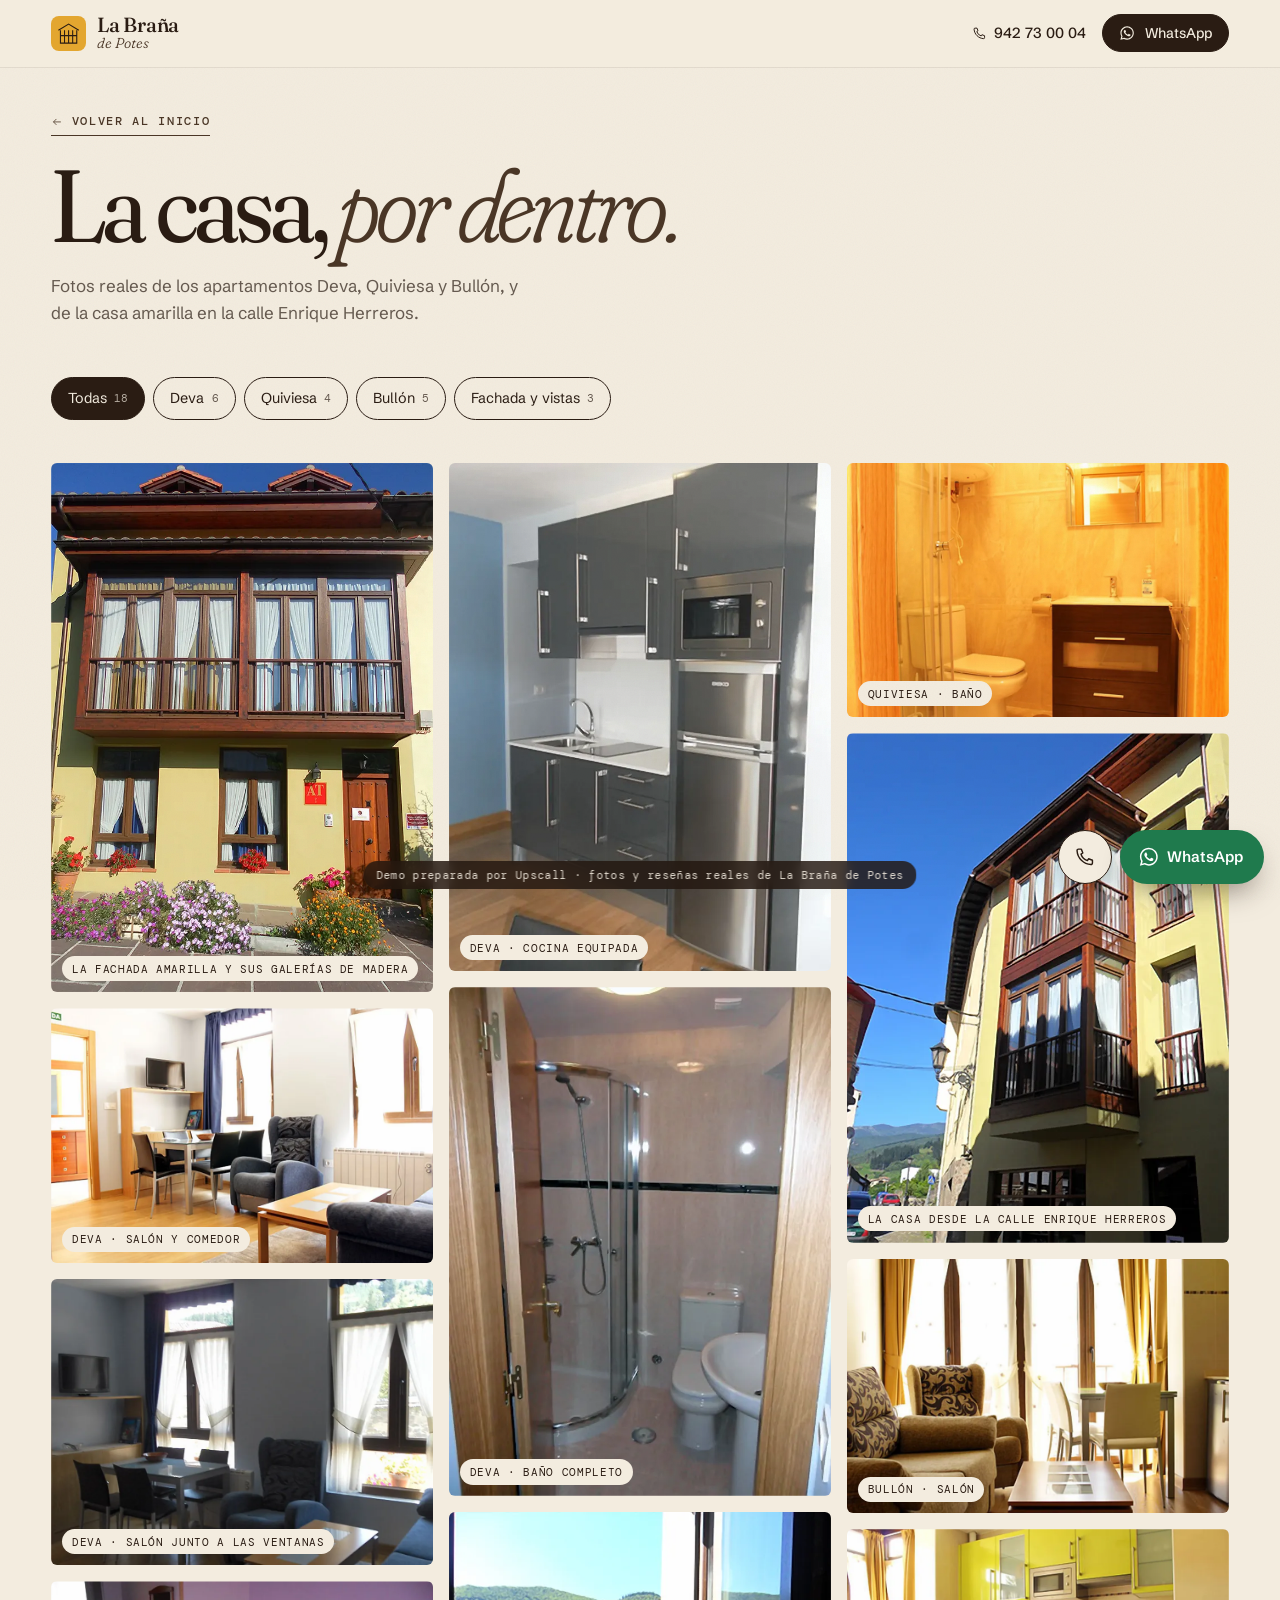
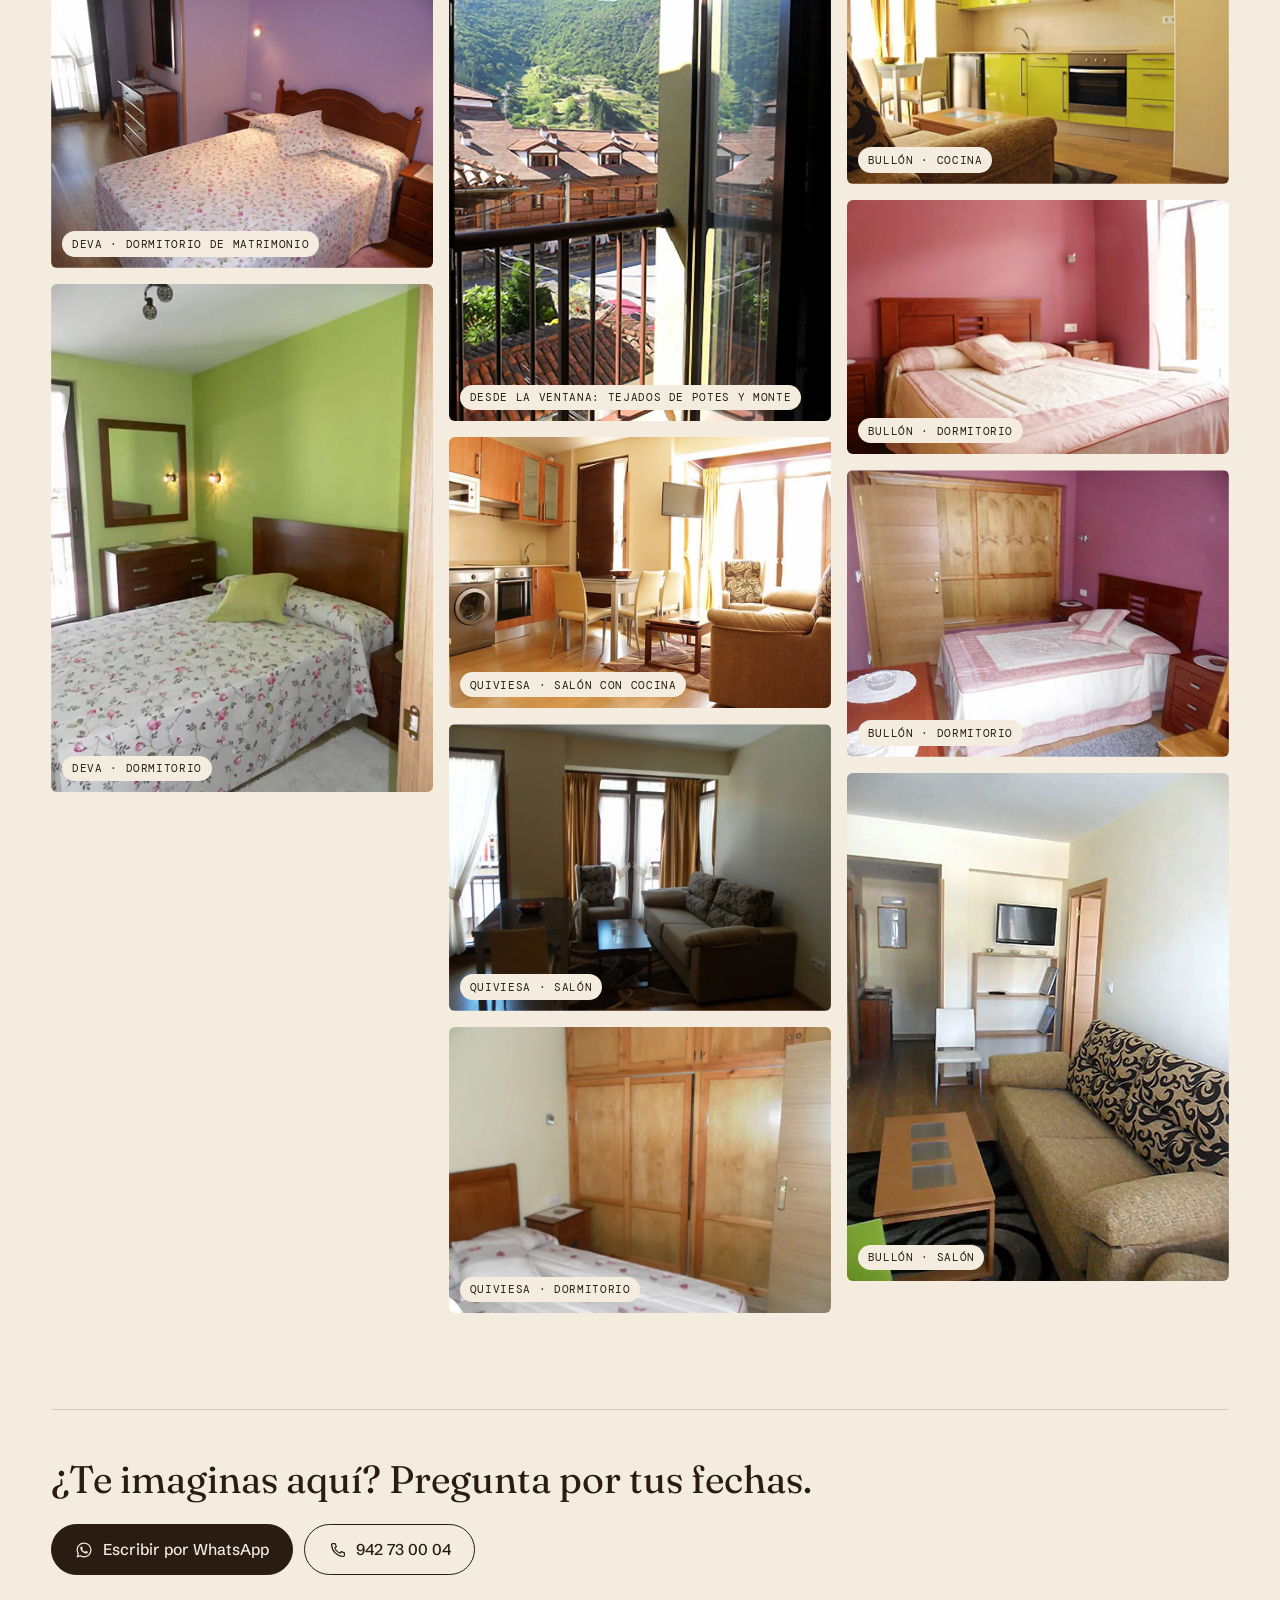
<file: galeria.html>
<!doctype html>
<html lang="es">
<head>
<meta charset="utf-8">
<meta name="viewport" content="width=device-width, initial-scale=1, viewport-fit=cover">
<title>Galería · La Braña de Potes</title>
<meta name="description" content="Fotos reales de los apartamentos Deva, Quiviesa y Bullón y de la casa amarilla de La Braña de Potes.">
<meta name="robots" content="noindex, nofollow">
<meta name="theme-color" content="#f3ecdf">
<link rel="icon" href="data:image/svg+xml,%3Csvg xmlns='http://www.w3.org/2000/svg' viewBox='0 0 32 32'%3E%3Crect width='32' height='32' rx='7' fill='%23e3a62f'/%3E%3Cpath d='M7 12h18M7 12v13h18V12M12 12v13M16 12v13M20 12v13M7 18h18M5 12l11-6 11 6' stroke='%232a1c13' stroke-width='1.6' fill='none'/%3E%3C/svg%3E">
<link rel="preconnect" href="https://fonts.googleapis.com">
<link rel="preconnect" href="https://fonts.gstatic.com" crossorigin>
<link href="https://fonts.googleapis.com/css2?family=Fraunces:ital,opsz,wght,SOFT,WONK@0,9..144,300..700,0..100,0..1;1,9..144,300..700,0..100,0..1&family=Schibsted+Grotesk:wght@400;500;600&family=DM+Mono:wght@400;500&display=swap" rel="stylesheet">
<link rel="stylesheet" href="assets/styles.css">
<script>document.documentElement.classList.add('js');if(!matchMedia('(prefers-reduced-motion: reduce)').matches)document.documentElement.classList.add('anim');</script>
<style>
  .g-top { padding: 7rem 0 2.5rem; display: grid; grid-template-columns: 1fr auto; gap: 2rem; align-items: end; }
  .g-title { font: 400 clamp(3rem, 8vw, 7.5rem)/.92 var(--f-display); letter-spacing: -.04em; margin: 0; font-variation-settings: 'opsz' 144, 'SOFT' 50; }
  .g-title em { font-style: italic; font-weight: 300; font-variation-settings: 'opsz' 144, 'SOFT' 100, 'WONK' 1; color: var(--ink-2); }
  .g-sub { color: var(--ink-soft); max-width: 30rem; margin: 1.2rem 0 0; }
  .g-back { margin-bottom: .4rem; }
  .g-filters { display: flex; gap: .5rem; flex-wrap: wrap; margin-bottom: 2rem; position: sticky; top: 4.4rem; z-index: 5; padding: .7rem 0; background: linear-gradient(var(--paper) 70%, transparent); }
  .mosaic { columns: 3; column-gap: 1rem; padding-bottom: 6rem; }
  .tile { break-inside: avoid; margin: 0 0 1rem; position: relative; display: block; width: 100%; padding: 0; border: 0; background: var(--paper-2); border-radius: 6px; overflow: hidden; cursor: zoom-in; text-align: left; }
  .tile img { width: 100%; height: auto; transition: transform 1.1s var(--ease-out); }
  .tile:hover img { transform: scale(1.04); }
  .tile span { position: absolute; left: .7rem; bottom: .7rem; font: .68rem var(--f-mono); letter-spacing: .06em; text-transform: uppercase; background: var(--paper); color: var(--ink); padding: .35rem .6rem; border-radius: 99px; }
  .tile.hide { display: none; }
  html.anim .tile { clip-path: inset(100% 0 0 0); transition: clip-path 1s var(--ease); }
  html.anim .tile.in { clip-path: inset(0 0 0 0); }
  .lb { position: fixed; inset: 0; z-index: 200; background: rgba(35,23,15,.96); color: var(--paper); display: grid; grid-template-rows: auto 1fr auto; visibility: hidden; clip-path: inset(0 0 100% 0); transition: clip-path .7s var(--ease), visibility 0s .7s; }
  .lb.on { visibility: visible; clip-path: inset(0 0 0 0); transition: clip-path .7s var(--ease), visibility 0s; }
  .lb__bar { display: flex; justify-content: space-between; align-items: center; padding: 1rem var(--gut); }
  .lb__stage { position: relative; display: grid; place-items: center; padding: 0 clamp(1rem, 7vw, 6rem); min-height: 0; touch-action: pan-y; }
  .lb__stage img { max-width: min(100%, 1100px); max-height: 74vh; width: auto; height: auto; border-radius: 6px; box-shadow: 0 40px 90px -30px #000; border: 10px solid var(--paper); user-select: none; -webkit-user-drag: none; }
  .lb__stage img.swap { animation: lbIn .55s var(--ease-out); }
  @keyframes lbIn { from { clip-path: inset(0 0 0 100%); transform: translateX(30px); } to { clip-path: inset(0 0 0 0); transform: none; } }
  .lb__cap { text-align: center; padding: 1rem var(--gut) 3.2rem; font: 300 1.3rem var(--f-display); }
  .lb__btn { width: 3.2rem; height: 3.2rem; border-radius: 50%; border: 1px solid rgba(243,236,223,.3); background: rgba(35,23,15,.6); color: var(--paper); display: grid; place-items: center; transition: background .3s, color .3s; }
  .lb__btn:hover { background: var(--ochre); color: var(--ink); border-color: var(--ochre); }
  .lb__btn svg { width: 1.2rem; height: 1.2rem; }
  .lb__prev, .lb__next { position: absolute; top: 50%; transform: translateY(-50%); }
  .lb__prev { left: var(--gut); } .lb__next { right: var(--gut); }
  .lb__count { color: rgba(243,236,223,.75); }
  .g-end { border-top: 1px solid var(--line); padding: 3rem 0 6rem; display: flex; justify-content: space-between; align-items: center; gap: 1.5rem; flex-wrap: wrap; }
  .g-end p { font: 400 clamp(1.6rem, 3vw, 2.4rem)/1.1 var(--f-display); margin: 0; }
  .g-end div { display: flex; gap: .7rem; flex-wrap: wrap; }
  @media (max-width: 860px) {
    .g-top { grid-template-columns: 1fr; padding-top: 6.4rem; }
    .g-filters { flex-wrap: nowrap; overflow-x: auto; top: 4.2rem; margin-inline: calc(var(--gut) * -1); padding-inline: var(--gut); scrollbar-width: none; }
    .g-filters .chip { flex: none; }
    .mosaic { columns: 2; column-gap: .6rem; }
    .tile { margin-bottom: .6rem; }
    .tile span { display: none; }
    .lb__prev, .lb__next { top: auto; bottom: -3.8rem; transform: none; }
    .lb__stage { padding: 0 .8rem; }
    .lb__stage img { border-width: 6px; max-height: 66vh; }
    .lb__cap { padding-bottom: 5.5rem; font-size: 1.1rem; }
    .g-end div, .g-end .btn { width: 100%; }
  }
</style>
</head>
<body>
<svg width="0" height="0" style="position:absolute" aria-hidden="true">
  <symbol id="i-wa" viewBox="0 0 24 24"><path fill="currentColor" d="M12.04 2C6.57 2 2.13 6.43 2.13 11.9c0 1.75.46 3.45 1.33 4.95L2.05 22l5.27-1.38a9.9 9.9 0 0 0 4.72 1.2h.01c5.46 0 9.9-4.44 9.9-9.9 0-2.65-1.03-5.13-2.9-7A9.83 9.83 0 0 0 12.04 2Zm0 18.15h-.01a8.22 8.22 0 0 1-4.19-1.15l-.3-.18-3.13.82.84-3.05-.2-.31a8.2 8.2 0 0 1-1.26-4.38c0-4.54 3.7-8.24 8.25-8.24 2.2 0 4.27.86 5.83 2.42a8.18 8.18 0 0 1 2.41 5.83c0 4.55-3.7 8.24-8.24 8.24Zm4.52-6.17c-.25-.12-1.47-.72-1.7-.8-.22-.09-.39-.13-.55.12-.17.25-.64.8-.78.97-.14.16-.29.18-.54.06-.25-.12-1.05-.39-1.99-1.23-.74-.66-1.23-1.47-1.38-1.72-.14-.25-.01-.38.11-.5.11-.11.25-.29.37-.43.13-.15.17-.25.25-.42.08-.16.04-.31-.02-.43-.06-.12-.55-1.33-.76-1.82-.2-.48-.4-.41-.55-.42h-.47c-.16 0-.43.06-.66.31-.22.25-.86.85-.86 2.07 0 1.22.89 2.4 1.01 2.56.12.17 1.75 2.67 4.24 3.74.59.26 1.05.41 1.41.52.6.19 1.13.16 1.56.1.48-.07 1.47-.6 1.67-1.18.21-.58.21-1.07.15-1.18-.06-.1-.23-.16-.48-.29Z"/></symbol>
  <symbol id="i-tel" viewBox="0 0 24 24"><path fill="none" stroke="currentColor" stroke-width="1.6" stroke-linejoin="round" d="M5 3.5h3.2l1.6 4.3-2 1.3a11 11 0 0 0 7.1 7.1l1.3-2 4.3 1.6V19a1.6 1.6 0 0 1-1.7 1.6C10.6 20.1 3.9 13.4 3.4 5.2A1.6 1.6 0 0 1 5 3.5Z"/></symbol>
  <symbol id="i-arrow" viewBox="0 0 24 24"><path fill="none" stroke="currentColor" stroke-width="1.6" d="M4 12h15M13 6l6 6-6 6"/></symbol>
  <symbol id="i-x" viewBox="0 0 24 24"><path fill="none" stroke="currentColor" stroke-width="1.6" d="M6 6l12 12M18 6 6 18"/></symbol>
</svg>

<p class="demo-note" role="note">Demo preparada por Upscall · fotos y reseñas reales de La Braña de Potes</p>

<header class="nav" id="nav">
  <a class="brand" href="index.html" aria-label="Volver a La Braña de Potes">
    <svg class="brand__mark" viewBox="0 0 40 40" aria-hidden="true"><path d="M5 15 20 6l15 9M8 15v19h24V15M8 23h24M14 15v19M20 15v19M26 15v19"/></svg>
    <span class="brand__txt"><b>La Braña</b><i>de Potes</i></span>
  </a>
  <div class="nav__cta">
    <a class="nav__tel" href="tel:+34942730004"><svg><use href="#i-tel"/></svg><span>942 73 00 04</span></a>
    <a class="btn btn--ink btn--sm" data-wa href="https://wa.me/34689856932" target="_blank" rel="noopener"><svg><use href="#i-wa"/></svg><span>WhatsApp</span></a>
  </div>
</header>

<main class="wrap">
  <div class="g-top">
    <div>
      <p class="eyebrow"><a class="link-cta" href="index.html"><svg style="transform:scaleX(-1)"><use href="#i-arrow"/></svg>Volver al inicio</a></p>
      <h1 class="g-title">La casa, <em>por dentro.</em></h1>
      <p class="g-sub">Fotos reales de los apartamentos Deva, Quiviesa y Bullón, y de la casa amarilla en la calle Enrique Herreros.</p>
    </div>
  </div>
  <div class="g-filters" role="tablist" aria-label="Filtrar fotos" id="filters"></div>
  <div class="mosaic" id="mosaic"></div>
  <div class="g-end">
    <p>¿Te imaginas aquí? Pregunta por tus fechas.</p>
    <div>
      <a class="btn btn--ink" data-wa href="https://wa.me/34689856932" target="_blank" rel="noopener"><svg><use href="#i-wa"/></svg><span>Escribir por WhatsApp</span></a>
      <a class="btn btn--line" href="tel:+34942730004"><svg><use href="#i-tel"/></svg><span>942 73 00 04</span></a>
    </div>
  </div>
</main>

<div class="lb" id="lb" role="dialog" aria-modal="true" aria-label="Visor de fotos" aria-hidden="true">
  <div class="lb__bar">
    <span class="lb__count mono" id="lbCount">01 / 18</span>
    <button class="lb__btn" id="lbClose" aria-label="Cerrar visor"><svg><use href="#i-x"/></svg></button>
  </div>
  <div class="lb__stage" id="lbStage">
    <img id="lbImg" alt="">
    <button class="lb__btn lb__prev" id="lbPrev" aria-label="Foto anterior"><svg style="transform:scaleX(-1)"><use href="#i-arrow"/></svg></button>
    <button class="lb__btn lb__next" id="lbNext" aria-label="Foto siguiente"><svg><use href="#i-arrow"/></svg></button>
  </div>
  <p class="lb__cap" id="lbCap"></p>
</div>

<div class="fab on" id="fab">
  <a class="fab__tel" href="tel:+34942730004" aria-label="Llamar al 942 73 00 04"><svg><use href="#i-tel"/></svg></a>
  <a class="fab__wa" data-wa href="https://wa.me/34689856932" target="_blank" rel="noopener" aria-label="Escribir por WhatsApp"><svg><use href="#i-wa"/></svg><span>WhatsApp</span></a>
</div>

<script src="assets/data.js?v=6"></script>
<script>
(function () {
  var D = window.BRANA, F = D.fotos;
  var $ = function (s) { return document.querySelector(s); };
  document.querySelectorAll('[data-wa]').forEach(function (a) { a.href = D.wa(); });
  var nav = $('#nav');
  addEventListener('scroll', function () { nav.classList.toggle('is-solid', scrollY > 30); }, { passive: true });

  var groups = ['Todas', 'Deva', 'Quiviesa', 'Bullón', 'Casa'];
  $('#filters').innerHTML = groups.map(function (g, i) {
    var n = g === 'Todas' ? F.length : F.filter(function (f) { return f.g === g; }).length;
    return '<button class="chip" role="tab" aria-selected="' + (i === 0) + '" data-g="' + g + '">' + (g === 'Casa' ? 'Fachada y vistas' : g) + ' <small>' + n + '</small></button>';
  }).join('');
  $('#mosaic').innerHTML = F.map(function (f, i) {
    var portrait = f.h > f.w, w = portrait ? 675 : 900;
    return '<button class="tile" data-i="' + i + '" data-g="' + f.g + '" aria-label="Ver en grande: ' + f.c + '"><img src="img/' + f.f + '-t.webp" alt="' + f.c + '" width="' + w + '" height="' + Math.round(w * f.h / f.w) + '" loading="' + (i < 6 ? 'eager' : 'lazy') + '"><span>' + f.c + '</span></button>';
  }).join('');
  var tiles = [].slice.call(document.querySelectorAll('.tile'));
  function reveal() {
    tiles.forEach(function (t, k) {
      if (t.classList.contains('in')) return;
      var r = t.getBoundingClientRect();
      if (r.top < innerHeight * 0.95 && r.bottom > 0) { t.style.transitionDelay = (k % 3) * 0.08 + 's'; t.classList.add('in'); }
    });
  }
  addEventListener('scroll', reveal, { passive: true }); addEventListener('resize', reveal); setTimeout(reveal, 50);

  var list = F.map(function (_, i) { return i; });
  $('#filters').addEventListener('click', function (e) {
    var b = e.target.closest('.chip'); if (!b) return;
    var g = b.getAttribute('data-g');
    document.querySelectorAll('#filters .chip').forEach(function (c) { c.setAttribute('aria-selected', c === b); });
    tiles.forEach(function (t) { var show = g === 'Todas' || t.getAttribute('data-g') === g; t.classList.toggle('hide', !show); if (show) t.classList.remove('in'); });
    list = tiles.filter(function (t) { return !t.classList.contains('hide'); }).map(function (t) { return +t.getAttribute('data-i'); });
    setTimeout(reveal, 30);
  });

  var lb = $('#lb'), img = $('#lbImg'), cap = $('#lbCap'), cnt = $('#lbCount'), pos = 0, lastFocus = null;
  function show(p) {
    pos = (p + list.length) % list.length;
    var f = F[list[pos]];
    img.classList.remove('swap'); void img.offsetWidth; img.classList.add('swap');
    img.src = 'img/' + f.f + '.webp'; img.alt = f.c; cap.textContent = f.c;
    cnt.textContent = ('0' + (pos + 1)).slice(-2) + ' / ' + ('0' + list.length).slice(-2);
    history.replaceState(null, '', '#' + (list[pos] + 1));
    var nx = F[list[(pos + 1) % list.length]]; (new Image()).src = 'img/' + nx.f + '.webp';
  }
  function open(i) {
    lastFocus = document.activeElement;
    var k = list.indexOf(i); if (k < 0) { list = F.map(function (_, j) { return j; }); k = i; }
    show(k); lb.classList.add('on'); lb.setAttribute('aria-hidden', 'false'); document.body.style.overflow = 'hidden'; $('#lbClose').focus();
  }
  function close() { lb.classList.remove('on'); lb.setAttribute('aria-hidden', 'true'); document.body.style.overflow = ''; history.replaceState(null, '', location.pathname); if (lastFocus) lastFocus.focus(); }
  $('#mosaic').addEventListener('click', function (e) { var t = e.target.closest('.tile'); if (t) open(+t.getAttribute('data-i')); });
  $('#lbPrev').addEventListener('click', function () { show(pos - 1); });
  $('#lbNext').addEventListener('click', function () { show(pos + 1); });
  $('#lbClose').addEventListener('click', close);
  lb.addEventListener('click', function (e) { if (e.target === lb || e.target.id === 'lbStage') close(); });
  addEventListener('keydown', function (e) {
    if (!lb.classList.contains('on')) return;
    if (e.key === 'ArrowRight') show(pos + 1); else if (e.key === 'ArrowLeft') show(pos - 1); else if (e.key === 'Escape') close();
  });
  var sx = null, sy = null;
  $('#lbStage').addEventListener('touchstart', function (e) { sx = e.touches[0].clientX; sy = e.touches[0].clientY; }, { passive: true });
  $('#lbStage').addEventListener('touchend', function (e) {
    if (sx === null) return; var dx = e.changedTouches[0].clientX - sx, dy = e.changedTouches[0].clientY - sy;
    if (Math.abs(dx) > 45 && Math.abs(dx) > Math.abs(dy)) show(pos + (dx < 0 ? 1 : -1)); sx = null;
  });
  var h = parseInt(location.hash.slice(1), 10);
  if (h >= 1 && h <= F.length) setTimeout(function () { open(h - 1); }, 250);
})();
</script>
</body>
</html>
</file>
<file: assets/styles.css>
/* ==========================================================
   La Braña de Potes — v2
   Concepto: "La casa amarilla". Fachada ocre, galerías de
   madera de nogal, papel crema de villa medieval.
   ========================================================== */
:root {
  --paper: #f3ecdf;
  --paper-2: #ebe1cf;
  --ink: #2a1c13;
  --ink-2: #4a3626;
  --ink-soft: rgba(42, 28, 19, .70);
  --line: rgba(42, 28, 19, .16);
  --ochre: #e3a62f;
  --ochre-soft: #f0c870;
  --walnut: #23170f;

  --f-display: 'Fraunces', 'Iowan Old Style', Georgia, serif;
  --f-body: 'Schibsted Grotesk', system-ui, -apple-system, 'Segoe UI', sans-serif;
  --f-mono: 'DM Mono', ui-monospace, Menlo, monospace;

  --t-hero: clamp(3rem, 7.2vw, 7.4rem);
  --t-h2: clamp(2.2rem, 4.6vw, 4.4rem);
  --gut: clamp(1rem, 4vw, 3.5rem);
  --sec: clamp(5.5rem, 11vw, 10rem);
  --ease: cubic-bezier(.65, 0, .35, 1);
  --ease-out: cubic-bezier(.16, 1, .3, 1);
  --r: 4px;
}

*, *::before, *::after { box-sizing: border-box; }
html { -webkit-text-size-adjust: 100%; scroll-behavior: smooth; overflow-x: clip; }
html.lenis, html.lenis body { height: auto; }
.lenis.lenis-smooth { scroll-behavior: auto !important; }
body {
  margin: 0; background: var(--paper); color: var(--ink);
  font: 400 1.0625rem/1.6 var(--f-body);
  -webkit-font-smoothing: antialiased; text-rendering: optimizeLegibility;
  overflow-x: hidden;
}
body::before { /* grano de papel */
  content: ''; position: fixed; inset: 0; pointer-events: none; z-index: 90; opacity: .05; mix-blend-mode: multiply;
  background-image: url("data:image/svg+xml,%3Csvg xmlns='http://www.w3.org/2000/svg' width='160' height='160'%3E%3Cfilter id='n'%3E%3CfeTurbulence type='fractalNoise' baseFrequency='.9' numOctaves='3' stitchTiles='stitch'/%3E%3C/filter%3E%3Crect width='100%25' height='100%25' filter='url(%23n)'/%3E%3C/svg%3E");
}
img { display: block; max-width: 100%; height: auto; }
a { color: inherit; }
svg { width: 1em; height: 1em; flex: none; }
button { font: inherit; color: inherit; cursor: pointer; }
:focus-visible { outline: 2px solid var(--ochre); outline-offset: 3px; }
::selection { background: var(--ochre); color: var(--ink); }

.wrap { width: 100%; max-width: 1360px; margin-inline: auto; padding-inline: var(--gut); }
.mono { font-family: var(--f-mono); font-size: .74rem; letter-spacing: .06em; text-transform: uppercase; }
.eyebrow {
  font-family: var(--f-mono); font-size: .74rem; letter-spacing: .14em; text-transform: uppercase;
  display: flex; align-items: center; gap: .75rem; margin: 0 0 1.4rem; color: var(--ink-2);
}
.eyebrow .num { display: inline-grid; place-items: center; min-width: 2.2rem; height: 1.5rem; border: 1px solid currentColor; border-radius: 99px; font-size: .68rem; }
.eyebrow--light { color: var(--ochre-soft); }
.h2 {
  font-family: var(--f-display); font-weight: 400; font-size: var(--t-h2); line-height: 1.02;
  letter-spacing: -.025em; margin: 0; font-variation-settings: 'opsz' 144, 'SOFT' 60;
}
.h2 em, .hero__title em, .end__t em {
  font-style: italic; font-weight: 300; font-variation-settings: 'opsz' 144, 'SOFT' 100, 'WONK' 1;
}
.lead { font-size: clamp(1.2rem, 1.6vw, 1.45rem); line-height: 1.45; font-family: var(--f-display); font-variation-settings: 'opsz' 24; margin-top: 0; }

/* ---------- Buttons ---------- */
.btn {
  --bg: var(--ink); --fg: var(--paper); --hov: var(--ochre); --hfg: var(--ink);
  position: relative; isolation: isolate; overflow: hidden;
  display: inline-flex; align-items: center; justify-content: center; gap: .6rem;
  padding: .95rem 1.45rem; border-radius: 99px; border: 1px solid var(--bg);
  background: var(--bg); color: var(--fg); text-decoration: none;
  font: 500 .98rem/1 var(--f-body); white-space: nowrap;
  transition: color .45s var(--ease), border-color .45s var(--ease);
}
.btn svg { font-size: 1.15em; }
.btn::before {
  content: ''; position: absolute; inset: 0; z-index: -1; background: var(--hov);
  clip-path: circle(0% at 50% 120%); transition: clip-path .6s var(--ease);
}
.btn:hover::before, .btn:focus-visible::before { clip-path: circle(150% at 50% 120%); }
.btn:hover, .btn:focus-visible { color: var(--hfg); border-color: var(--hov); }
.btn--line { --bg: transparent; --fg: var(--ink); --hov: var(--ink); --hfg: var(--paper); border-color: var(--ink); }
.btn--ochre { --bg: var(--ochre); --fg: var(--ink); --hov: var(--paper); --hfg: var(--ink); }
.btn--sm { padding: .62rem 1rem; font-size: .88rem; }
.btn--lg { padding: 1.1rem 1.6rem; }
.btn--xl { padding: 1.3rem 2rem; font-size: 1.08rem; }
.link-cta {
  display: inline-flex; align-items: center; gap: .55rem; font-weight: 500; text-decoration: none;
  padding-bottom: .3rem; background: linear-gradient(currentColor, currentColor) 0 100% / 100% 1px no-repeat;
  transition: background-size .5s var(--ease), gap .4s var(--ease);
}
.link-cta:hover { gap: .9rem; background-size: 0 1px; background-position: 100% 100%; }

/* ---------- Demo note ---------- */
.demo-note {
  position: fixed; z-index: 120; left: 50%; bottom: .7rem; transform: translateX(-50%); margin: 0;
  font: 400 .68rem/1.3 var(--f-mono); letter-spacing: .03em; color: rgba(243,236,223,.92);
  background: rgba(35,23,15,.82); backdrop-filter: blur(6px); -webkit-backdrop-filter: blur(6px);
  padding: .42rem .8rem; border-radius: 99px; white-space: nowrap; pointer-events: none;
}

/* ---------- Nav ---------- */
.nav {
  position: fixed; z-index: 100; top: 0; left: 0; right: 0;
  display: flex; align-items: center; justify-content: space-between; gap: 1rem;
  padding: .9rem var(--gut); transition: background .4s, padding .4s var(--ease), transform .5s var(--ease), box-shadow .4s;
}
.nav.is-solid { background: rgba(243,236,223,.86); backdrop-filter: blur(12px) saturate(1.2); -webkit-backdrop-filter: blur(12px) saturate(1.2); padding-block: .6rem; box-shadow: 0 1px 0 var(--line); }
.nav.is-hidden { transform: translateY(-110%); }
.brand { display: flex; align-items: center; gap: .65rem; text-decoration: none; }
.brand__mark { width: 2.2rem; height: 2.2rem; fill: none; stroke: var(--ink); stroke-width: 1.6; background: var(--ochre); border-radius: 8px; padding: .25rem; }
.brand__txt { display: flex; flex-direction: column; line-height: 1; }
.brand__txt b { font: 500 1.28rem/1 var(--f-display); letter-spacing: -.01em; font-variation-settings: 'opsz' 48; }
.brand__txt i { font: italic 300 .9rem/1.1 var(--f-display); font-variation-settings: 'SOFT' 100, 'WONK' 1; color: var(--ink-2); }
.nav__links { display: flex; gap: clamp(1rem, 2vw, 2rem); }
.nav__links a { position: relative; text-decoration: none; font-size: .94rem; font-weight: 500; padding: .3rem 0; }
.nav__links a::after { content: ''; position: absolute; left: 0; right: 0; bottom: 0; height: 1px; background: currentColor; transform: scaleX(0); transform-origin: right; transition: transform .45s var(--ease); }
.nav__links a:hover::after { transform: scaleX(1); transform-origin: left; }
.nav__cta { display: flex; align-items: center; gap: 1rem; }
.nav__tel { display: inline-flex; align-items: center; gap: .45rem; text-decoration: none; font: 500 .92rem var(--f-body); }
.burger { display: none; width: 2.9rem; height: 2.9rem; border-radius: 50%; border: 1px solid var(--ink); background: transparent; position: relative; }
.burger span { position: absolute; left: 30%; right: 30%; height: 1.5px; background: var(--ink); transition: transform .5s var(--ease), top .5s var(--ease); }
.burger span:nth-child(1) { top: 42%; } .burger span:nth-child(2) { top: 58%; }
.menu-open .burger span:nth-child(1) { top: 50%; transform: rotate(45deg); }
.menu-open .burger span:nth-child(2) { top: 50%; transform: rotate(-45deg); }

.menu {
  position: fixed; inset: 0; z-index: 99; background: var(--ochre); color: var(--ink);
  display: flex; flex-direction: column; justify-content: space-between;
  padding: 6.5rem var(--gut) 4.5rem; clip-path: inset(0 0 100% 0); visibility: hidden;
  transition: clip-path .8s var(--ease), visibility 0s .8s;
}
.menu-open .menu { clip-path: inset(0 0 0 0); visibility: visible; transition: clip-path .8s var(--ease), visibility 0s; }
.menu nav { display: flex; flex-direction: column; }
.menu nav a { display: flex; align-items: baseline; gap: 1rem; text-decoration: none; font: 400 clamp(2.2rem, 10vw, 3.4rem)/1.12 var(--f-display); letter-spacing: -.02em; border-bottom: 1px solid rgba(42,28,19,.2); padding: .35rem 0; }
.menu nav a small { font: .7rem var(--f-mono); }
.menu__foot { display: grid; gap: .7rem; }
.menu__foot .btn--ochre { --bg: var(--ink); --fg: var(--paper); }

/* ---------- Hero ---------- */
.hero {
  position: relative; min-height: 100svh; max-width: 1440px; margin-inline: auto;
  display: grid; grid-template-columns: 1.08fr 1fr; align-items: center; gap: clamp(2rem, 5vw, 5rem);
  padding: 7.5rem var(--gut) 4rem;
}
.hero__eyebrow .dot { width: .5rem; height: .5rem; border-radius: 50%; background: var(--ochre); box-shadow: 0 0 0 4px rgba(227,166,47,.25); }
.hero__title {
  font-family: var(--f-display); font-weight: 400; font-size: var(--t-hero); line-height: .95; letter-spacing: -.035em;
  margin: 0 0 1.8rem; font-variation-settings: 'opsz' 144, 'SOFT' 50;
}
.hero__title em { display: inline; color: var(--ink-2); }
.hero__lead { max-width: 33rem; font-size: clamp(1.05rem, 1.3vw, 1.2rem); color: var(--ink-soft); margin: 0 0 2.2rem; }
.hero__ctas { display: flex; flex-wrap: wrap; gap: .8rem; margin-bottom: 2.4rem; }
.hero__rating { display: inline-flex; align-items: center; gap: .7rem; text-decoration: none; padding: .55rem 1rem .55rem .8rem; border: 1px solid var(--line); border-radius: 99px; font-size: .92rem; transition: border-color .3s; }
.hero__rating:hover { border-color: var(--ink); }
.hero__rating b { font-family: var(--f-display); font-size: 1.15rem; font-weight: 500; }
.hero__rating span:last-child { color: var(--ink-soft); }
.stars { display: inline-flex; color: var(--ochre); gap: 1px; }
.stars svg { width: .95rem; height: .95rem; }

.hero__art { position: relative; height: min(78vh, 760px); min-height: 520px; }
.hero__block { position: absolute; right: 0; top: 6%; width: 74%; height: 82%; background: var(--ochre); border-radius: var(--r); }
.hero__main {
  position: absolute; margin: 0; right: 9%; top: 0; width: 60%; aspect-ratio: 649 / 900; max-height: 100%;
  overflow: hidden; border-radius: var(--r); box-shadow: 0 40px 80px -30px rgba(42,28,19,.45);
}
.hero__main img { width: 100%; height: 100%; object-fit: cover; }
.shutters { position: absolute; inset: 0; display: flex; pointer-events: none; }
.shutters i { flex: 1; background: var(--walnut); transform-origin: top; border-right: 1px solid rgba(243,236,223,.08); }
html:not(.anim) .shutters { display: none; }
.hero__arch {
  position: absolute; margin: 0; left: 0; bottom: 0; width: 34%; aspect-ratio: 3 / 4;
  border-radius: 999px 999px var(--r) var(--r); overflow: hidden; border: 8px solid var(--paper);
  box-shadow: 0 30px 60px -25px rgba(42,28,19,.5);
}
.hero__arch img { width: 100%; height: 100%; object-fit: cover; }
.seal { position: absolute; right: 0; bottom: 4%; width: clamp(6.5rem, 9vw, 8.5rem); aspect-ratio: 1; background: var(--ink); color: var(--paper); border-radius: 50%; display: grid; place-items: center; }
.seal svg { position: absolute; inset: 0; width: 100%; height: 100%; animation: spin 22s linear infinite; }
.seal text { font: 500 9.3px var(--f-mono); letter-spacing: .14em; text-transform: uppercase; fill: var(--paper); }
.seal b { font: 500 2.1rem/1 var(--f-display); color: var(--ochre); }
.hero__coord { position: absolute; left: 0; top: 4%; margin: 0; color: var(--ink-2); line-height: 1.6; }
@keyframes spin { to { transform: rotate(360deg); } }

/* ---------- Marquee nombres ---------- */
.names { overflow: hidden; border-block: 1px solid var(--line); padding: 1.2rem 0; background: var(--paper); }
.names__track { display: flex; align-items: center; gap: 2.2rem; width: max-content; will-change: transform; }
.names span { font: italic 300 clamp(2.6rem, 6vw, 5.4rem)/1 var(--f-display); letter-spacing: -.02em; font-variation-settings: 'opsz' 144, 'SOFT' 100, 'WONK' 1; }
.names span:nth-of-type(even) { color: transparent; -webkit-text-stroke: 1px var(--ink); }
.names i { font-style: normal; color: var(--ochre); font-size: 1.6rem; }

/* ---------- La casa ---------- */
.casa { padding-block: var(--sec); display: grid; grid-template-columns: 1fr 1fr; gap: 3rem clamp(2rem, 6vw, 7rem); }
.casa__head .h2 { max-width: 12ch; }
.casa__body { align-self: end; color: var(--ink-soft); }
.casa__body .lead { color: var(--ink); }
.facts { grid-column: 1 / -1; list-style: none; margin: 2rem 0 0; padding: 0; display: grid; grid-template-columns: repeat(4, 1fr); border-top: 1px solid var(--ink); }
.facts li { padding: 1.6rem 1.4rem 0 0; display: grid; gap: .4rem; border-right: 1px solid var(--line); padding-left: 1.4rem; }
.facts li:first-child { padding-left: 0; }
.facts li:last-child { border-right: 0; }
.facts b { font: 300 clamp(3rem, 5vw, 4.8rem)/1 var(--f-display); letter-spacing: -.03em; font-variation-settings: 'opsz' 144; display: flex; align-items: baseline; gap: .2rem; }
.facts b small { font-size: .36em; font-weight: 400; color: var(--ink-2); }
.facts li > span { color: var(--ink-soft); font-size: .95rem; max-width: 16rem; }

/* ---------- Apartamentos ---------- */
.aptos { padding-bottom: var(--sec); }
.aptos__head { display: grid; grid-template-columns: 1fr 1fr; gap: 1rem 4rem; align-items: end; margin-bottom: 3.5rem; }
.aptos__head .eyebrow { grid-column: 1 / -1; margin-bottom: 0; }
.aptos__note { color: var(--ink-soft); max-width: 28rem; margin: 0; justify-self: end; }
.stack { max-width: 1360px; margin-inline: auto; padding-inline: var(--gut); display: grid; gap: 2rem; }
.apt {
  position: sticky; top: 6rem; display: grid; grid-template-columns: .9fr 1.1fr; gap: clamp(1.5rem, 4vw, 4rem);
  background: var(--paper-2); border-radius: 10px; padding: clamp(1.4rem, 3.4vw, 3rem);
  min-height: min(76vh, 640px); box-shadow: 0 -1px 0 var(--line), 0 30px 60px -40px rgba(42,28,19,.35);
  transform-origin: 50% 0;
}
.apt--b { background: #e6d9c2; }
.apt--lera { background: var(--ochre); min-height: auto; }
.apt__info { display: flex; flex-direction: column; align-items: flex-start; }
.apt__no { color: var(--ink-2); margin: 0 0 auto; padding-bottom: 2rem; }
.apt__no span { text-transform: none; letter-spacing: 0; font-family: var(--f-body); font-size: .9rem; }
.apt__name { font: 400 clamp(3.8rem, 9vw, 8.6rem)/.9 var(--f-display); letter-spacing: -.045em; margin: 0 0 1.2rem; font-variation-settings: 'opsz' 144, 'SOFT' 30; }
.apt__sum { font-size: 1.08rem; color: var(--ink-soft); max-width: 30rem; margin: 0 0 1.4rem; }
.apt--lera .apt__sum { color: var(--ink); }
.tags { list-style: none; margin: 0 0 1.8rem; padding: 0; display: flex; flex-wrap: wrap; gap: .45rem; }
.tags li { font-size: .84rem; padding: .38rem .75rem; border: 1px solid rgba(42,28,19,.22); border-radius: 99px; }
.apt__pics { display: grid; grid-template-columns: 1.35fr 1fr; grid-template-rows: 1fr 1fr; gap: .8rem; min-height: 0; }
.apt__pics figure { margin: 0; overflow: hidden; border-radius: 6px; background: var(--paper); }
.apt__pics img { width: 100%; height: 100%; object-fit: cover; transition: transform 1.2s var(--ease-out); }
.apt__pics figure:hover img { transform: scale(1.04); }
.apt__pics .p1 { grid-row: 1 / 3; }
.apt__drawing { display: grid; place-items: center; }
.draw { width: 100%; max-width: 360px; height: auto; fill: none; stroke: var(--ink); stroke-width: 1.4; stroke-linecap: round; stroke-linejoin: round; }

.incl { margin-top: 3rem; display: grid; grid-template-columns: 16rem 1fr; gap: 2rem; border-top: 1px solid var(--ink); padding-top: 1.6rem; }
.incl__t { font: italic 300 1.6rem/1.15 var(--f-display); margin: 0; font-variation-settings: 'SOFT' 100, 'WONK' 1; }
.incl ul { list-style: none; margin: 0; padding: 0; columns: 3; column-gap: 2rem; }
.incl li { padding: .55rem 0; border-bottom: 1px solid var(--line); break-inside: avoid; font-size: .98rem; display: flex; gap: .6rem; align-items: center; }
.incl li::before { content: ''; width: .4rem; height: .4rem; background: var(--ochre); border-radius: 50%; flex: none; }

/* ---------- Esperanza ---------- */
.esp { background: var(--walnut); color: var(--paper); padding-block: var(--sec); overflow: hidden; position: relative; }
.esp::after { content: ''; position: absolute; inset: 0; pointer-events: none; background: repeating-linear-gradient(90deg, transparent 0 calc(12.5% - 1px), rgba(243,236,223,.045) calc(12.5% - 1px) 12.5%); }
.esp__grid { display: grid; grid-template-columns: 1fr 1fr; gap: clamp(2rem, 6vw, 6rem); align-items: center; position: relative; z-index: 1; }
.esp__name { font: italic 300 clamp(4rem, 10.5vw, 10.5rem)/.9 var(--f-display); letter-spacing: -.04em; margin: 0 0 2rem; color: var(--ochre); font-variation-settings: 'opsz' 144, 'SOFT' 100, 'WONK' 1; }
.esp__name span { display: inline-block; }
.esp__name .ch { display: inline-block; }
.esp__txt { font-size: 1.15rem; line-height: 1.55; color: rgba(243,236,223,.8); max-width: 32rem; margin: 0; }
.esp__txt b { color: var(--paper); font-weight: 600; }
.esp__quotes { position: relative; border: 1px solid rgba(243,236,223,.16); border-radius: 10px; padding: clamp(1.6rem, 3.5vw, 3rem); padding-top: 4.5rem; min-height: 26rem; display: flex; flex-direction: column; }
.esp__mark { position: absolute; top: .4rem; left: 1.6rem; font: 400 7rem/1 var(--f-display); color: var(--ochre); }
.esp__stage { position: relative; flex: 1; display: grid; }
.esp__q { grid-area: 1 / 1; margin: 0; align-self: center; }
.esp__q blockquote { margin: 0 0 1.6rem; font: 300 clamp(1.45rem, 2.3vw, 2.1rem)/1.28 var(--f-display); letter-spacing: -.01em; font-variation-settings: 'opsz' 72, 'SOFT' 80; }
.esp__q blockquote mark { background: none; color: var(--ochre); font-style: italic; }
.esp__q figcaption { font: .78rem var(--f-mono); letter-spacing: .08em; text-transform: uppercase; color: rgba(243,236,223,.7); display: flex; align-items: center; gap: .7rem; }
.esp__q figcaption .stars { color: var(--ochre); }
.esp__q { clip-path: inset(0 0 100% 0); transform: translateY(18px); transition: clip-path .9s var(--ease), transform .9s var(--ease); pointer-events: none; }
.esp__q.on { clip-path: inset(0 0 0 0); transform: none; pointer-events: auto; }
.esp__q.off { clip-path: inset(0 0 0 100%); transform: none; transition-duration: .6s; }
.esp__ctrl { display: flex; align-items: center; gap: 1rem; margin-top: 2rem; }
.esp__count { color: rgba(243,236,223,.75); min-width: 4.5rem; }
.esp__bar { flex: 1; height: 1px; background: rgba(243,236,223,.2); position: relative; overflow: hidden; }
.esp__bar i { position: absolute; inset: 0; background: var(--ochre); transform-origin: left; transform: scaleX(0); }
.esp__btn { width: 2.8rem; height: 2.8rem; border-radius: 50%; border: 1px solid rgba(243,236,223,.3); background: transparent; color: var(--paper); display: grid; place-items: center; transition: background .3s, color .3s, border-color .3s; }
.esp__btn:hover { background: var(--ochre); color: var(--ink); border-color: var(--ochre); }

/* ---------- Potes ---------- */
.potes { padding-top: var(--sec); padding-bottom: var(--sec); }
.potes__grid { display: grid; grid-template-columns: 1fr 1fr; gap: clamp(2rem, 6vw, 7rem); align-items: center; }
.potes__copy p:not(.eyebrow) { color: var(--ink-soft); max-width: 31rem; }
.potes__copy .h2 { margin-bottom: 1.6rem; }
.potes__win { position: relative; }
.win { position: relative; aspect-ratio: 3 / 4; max-height: 78vh; margin-inline: auto; overflow: hidden; border-radius: 999px 999px 8px 8px; background: var(--ink); --open: 0; }
.win img { width: 100%; height: 100%; object-fit: cover; transform: scale(calc(1.25 - var(--open) * .25)); }
.win__mullion { position: absolute; inset: 0; pointer-events: none; }
.win__mullion::before, .win__mullion::after { content: ''; position: absolute; background: var(--walnut); }
.win__mullion::before { left: 50%; top: 0; bottom: 0; width: 10px; transform: translateX(-50%) scaleY(calc(1 - var(--open, 0))); transform-origin: bottom; }
.win__mullion::after { left: 0; right: 0; top: 55%; height: 10px; transform: scaleX(calc(1 - var(--open, 0))); }
.win__cap { text-align: center; color: var(--ink-2); margin: 1rem 0 0; }

.ruler { margin-top: clamp(4rem, 8vw, 7rem); }
.ruler__t { color: var(--ink-2); margin: 0 0 1.6rem; }
.ruler__line { list-style: none; margin: 0; padding: 0; display: grid; grid-template-columns: repeat(4, 1fr); position: relative; }
.ruler__line::before { content: ''; position: absolute; left: 0; right: 0; top: .55rem; height: 1px; background: var(--ink); transform-origin: left; transform: scaleX(var(--p, 1)); }
.ruler__line li { position: relative; padding-top: 2rem; padding-right: 1rem; }
.ruler__line li::before { content: ''; position: absolute; top: 0; left: 0; width: 1.1rem; height: 1.1rem; border-radius: 50%; background: var(--paper); border: 1px solid var(--ink); }
.ruler__line li:first-child::before { background: var(--ochre); border-color: var(--ochre); }
.ruler__line b { display: block; font: 300 clamp(2rem, 3.4vw, 3.2rem)/1 var(--f-display); letter-spacing: -.03em; margin-bottom: .5rem; }
.ruler__line span { color: var(--ink-soft); font-size: .95rem; }

.around { list-style: none; margin: clamp(4rem, 8vw, 6rem) 0 0; padding: 0; display: grid; grid-template-columns: 1fr 1fr; column-gap: 3rem; border-top: 1px solid var(--ink); }
.around li { position: relative; isolation: isolate; display: grid; grid-template-columns: 3rem 1fr; gap: .2rem 1rem; padding: 1.5rem 1rem 1.5rem 0; border-bottom: 1px solid var(--line); }
.around li::before { content: ''; position: absolute; inset: 0 -1rem; z-index: -1; background: var(--ochre); clip-path: inset(0 100% 0 0); transition: clip-path .6s var(--ease); border-radius: 4px; }
.around li:hover::before { clip-path: inset(0 0 0 0); }
.around .mono { grid-row: 1 / 3; color: var(--ink-2); padding-top: .55rem; }
.around b { font: 400 clamp(1.45rem, 2vw, 1.9rem)/1.15 var(--f-display); letter-spacing: -.015em; }
.around em { font-style: normal; color: var(--ink-soft); font-size: .97rem; }

/* ---------- Galería reel ---------- */
.gal { padding-bottom: var(--sec); }
.gal__head { display: flex; justify-content: space-between; align-items: flex-end; gap: 2rem; margin-bottom: 2.6rem; flex-wrap: wrap; }
.reel { overflow: hidden; cursor: grab; touch-action: pan-y; user-select: none; -webkit-user-select: none; }
.reel.drag { cursor: grabbing; }
.reel__track { display: flex; gap: 1rem; width: max-content; padding-inline: var(--gut); will-change: transform; }
.reel__item { position: relative; margin: 0; height: clamp(15rem, 30vw, 24rem); flex: none; overflow: hidden; border-radius: 6px; background: var(--paper-2); }
.reel__item img { height: 100%; width: auto; max-width: none; pointer-events: none; transition: transform 1s var(--ease-out); -webkit-user-drag: none; }
.reel__item:hover img { transform: scale(1.04); }
.reel__item figcaption { position: absolute; left: .7rem; bottom: .7rem; font: .68rem var(--f-mono); letter-spacing: .06em; text-transform: uppercase; background: var(--paper); padding: .35rem .6rem; border-radius: 99px; clip-path: inset(0 100% 0 0); transition: clip-path .5s var(--ease); }
.reel__item:hover figcaption { clip-path: inset(0 0 0 0); }
.reel__item:nth-child(3n+2) { margin-top: 2.4rem; }
.reel__hint { color: var(--ink-2); margin-top: 1.4rem; }

/* ---------- Reseñas ---------- */
.rev { padding-bottom: var(--sec); }
.rev__top { display: grid; grid-template-columns: 1.1fr 1fr; gap: clamp(2rem, 6vw, 6rem); align-items: end; margin-bottom: 3rem; }
.score { display: flex; align-items: center; gap: 1.4rem; margin-bottom: 1.6rem; }
.score__n { font: 300 clamp(6rem, 14vw, 12rem)/.8 var(--f-display); letter-spacing: -.06em; font-variation-settings: 'opsz' 144; }
.score__stars { display: flex; color: var(--ochre); gap: 2px; margin-bottom: .5rem; }
.score__stars svg { width: 1.5rem; height: 1.5rem; }
.score p { margin: 0; color: var(--ink-soft); }
.score p b { color: var(--ink); }
.rev__h { max-width: 14ch; }
.rev__tally-t { color: var(--ink-2); margin: 0 0 1rem; }
#tally { list-style: none; margin: 0; padding: 0; }
#tally li { display: grid; grid-template-columns: 9.5rem 1fr 2.2rem; gap: 1rem; align-items: center; padding: .62rem 0; border-bottom: 1px solid var(--line); font-size: .96rem; }
#tally .bar { height: .5rem; background: var(--paper-2); border-radius: 99px; overflow: hidden; }
#tally .bar i { display: block; height: 100%; background: var(--ink); border-radius: 99px; width: var(--w); transform-origin: left; transition: transform 1.2s var(--ease) var(--d, 0s); }
#tally li:first-child .bar i { background: var(--ochre); }
html.anim #tally:not(.in) .bar i { transform: scaleX(0); }
#tally b { font: 500 1rem var(--f-mono); text-align: right; }

.chips { display: flex; gap: .5rem; flex-wrap: wrap; margin-bottom: 2rem; }
.chip { border: 1px solid var(--ink); background: transparent; border-radius: 99px; padding: .55rem 1rem; font-size: .9rem; display: inline-flex; gap: .45rem; align-items: center; transition: background .3s, color .3s; }
.chip small { font: .7rem var(--f-mono); opacity: .7; }
.chip[aria-selected="true"] { background: var(--ink); color: var(--paper); }
.chip:hover:not([aria-selected="true"]) { background: var(--paper-2); }

.wall { position: relative; height: 44rem; overflow: hidden; display: grid; grid-template-columns: repeat(3, 1fr); gap: 1rem; max-width: 1360px; margin-inline: auto; padding-inline: var(--gut);
  -webkit-mask-image: linear-gradient(180deg, transparent, #000 10%, #000 88%, transparent); mask-image: linear-gradient(180deg, transparent, #000 10%, #000 88%, transparent); }
.col { display: flex; flex-direction: column; gap: 1rem; animation: colUp var(--dur, 60s) linear infinite; will-change: transform; }
.col--rev { animation-direction: reverse; }
.wall:hover .col { animation-play-state: paused; }
@keyframes colUp { from { transform: translateY(0); } to { transform: translateY(calc(-50% - .5rem)); } }
.card { background: #fbf7ef; border: 1px solid var(--line); border-radius: 10px; padding: 1.5rem; }
.card--esp { background: var(--ink); color: var(--paper); border-color: var(--ink); }
.card--esp .card__who small { color: rgba(243,236,223,.65); }
.card p { margin: .9rem 0 0; font: 400 1.12rem/1.45 var(--f-display); font-variation-settings: 'opsz' 24; }
.card mark { background: linear-gradient(transparent 62%, rgba(227,166,47,.55) 62%); color: inherit; padding: 0 .05em; }
.card--esp mark { background: none; color: var(--ochre); font-style: italic; }
.card__who { display: flex; align-items: center; gap: .7rem; }
.card__av { width: 2.4rem; height: 2.4rem; border-radius: 50%; background: var(--ochre); color: var(--ink); display: grid; place-items: center; font: 500 .9rem var(--f-mono); flex: none; }
.card__who div { display: flex; flex-direction: column; line-height: 1.25; }
.card__who b { font-weight: 600; font-size: .95rem; }
.card__who small { color: var(--ink-soft); font-size: .78rem; display: flex; gap: .4rem; align-items: center; }
.card__who .stars svg { width: .75rem; height: .75rem; }
.rev__more { margin-top: 2rem; }

/* ---------- Ubicación ---------- */
.loc { padding-bottom: var(--sec); }
.loc__grid { display: grid; grid-template-columns: .9fr 1.1fr; gap: clamp(2rem, 6vw, 6rem); align-items: center; }
.loc__dl { margin: 2rem 0 2.2rem; }
.loc__dl div { display: grid; grid-template-columns: 7.5rem 1fr; gap: 1rem; padding: .9rem 0; border-bottom: 1px solid var(--line); }
.loc__dl dt { font: .72rem var(--f-mono); text-transform: uppercase; letter-spacing: .1em; color: var(--ink-2); padding-top: .2rem; }
.loc__dl dd { margin: 0; }
.loc__map { position: relative; aspect-ratio: 4 / 3.3; border-radius: 10px; overflow: hidden; background: var(--paper-2); box-shadow: 0 40px 80px -40px rgba(42,28,19,.5); }
.loc__map iframe { position: absolute; inset: 0; width: 100%; height: 100%; border: 0; filter: grayscale(.85) sepia(.35) contrast(1.02); transition: filter .6s; }
.loc__map:hover iframe { filter: none; }
.loc__tag { position: absolute; left: 1rem; top: 1rem; background: var(--ink); color: var(--paper); padding: .45rem .75rem; border-radius: 99px; pointer-events: none; }

/* ---------- FAQ ---------- */
.faq { padding-bottom: var(--sec); display: grid; grid-template-columns: .8fr 1.2fr; gap: clamp(2rem, 6vw, 6rem); }
.faq__head p:last-child { color: var(--ink-soft); margin-top: 1.4rem; }
.faq__list { border-top: 1px solid var(--ink); }
.faq details { border-bottom: 1px solid var(--line); }
.faq summary { list-style: none; cursor: pointer; display: flex; justify-content: space-between; align-items: center; gap: 1.5rem; padding: 1.4rem 0; font: 400 clamp(1.2rem, 1.7vw, 1.5rem)/1.25 var(--f-display); letter-spacing: -.01em; }
.faq summary::-webkit-details-marker { display: none; }
.faq summary i { position: relative; width: 2.4rem; height: 2.4rem; border: 1px solid var(--line); border-radius: 50%; flex: none; transition: background .4s, transform .5s var(--ease); }
.faq summary i::before, .faq summary i::after { content: ''; position: absolute; left: 50%; top: 50%; width: .8rem; height: 1px; background: var(--ink); transform: translate(-50%, -50%); }
.faq summary i::after { transform: translate(-50%, -50%) rotate(90deg); transition: transform .5s var(--ease); }
.faq details[open] summary i { background: var(--ochre); border-color: var(--ochre); transform: rotate(180deg); }
.faq details[open] summary i::after { transform: translate(-50%, -50%) rotate(0); }
.faq details > div { overflow: hidden; }
.faq details p { margin: 0 0 1.5rem; color: var(--ink-soft); max-width: 40rem; }

/* ---------- Cierre ---------- */
.end { position: relative; overflow: hidden; background: var(--ochre); padding-block: clamp(6rem, 13vw, 11rem); text-align: center; }
.end__draw { position: absolute; right: -4%; bottom: -6%; width: min(46vw, 520px); max-width: none; opacity: .28; stroke-width: 1.1; }
.end__in { position: relative; display: flex; flex-direction: column; align-items: center; }
.end .eyebrow { justify-content: center; color: var(--ink); }
.end__t { font: 400 clamp(2.8rem, 7.6vw, 7.6rem)/.95 var(--f-display); letter-spacing: -.04em; margin: 0 0 2.6rem; max-width: 14ch; font-variation-settings: 'opsz' 144, 'SOFT' 50; }
.end__ctas { display: flex; gap: .8rem; flex-wrap: wrap; justify-content: center; }
.end .btn--ink { --hov: var(--paper); --hfg: var(--ink); }
.end .btn--line { --hov: var(--ink); }
.end__mail { margin-top: 1.8rem; display: inline-flex; gap: .55rem; align-items: center; text-decoration: none; font-weight: 500; border-bottom: 1px solid currentColor; padding-bottom: .2rem; }

/* ---------- Footer ---------- */
.foot { background: var(--walnut); color: rgba(243,236,223,.78); padding: 4.5rem 0 5rem; font-size: .95rem; }
.foot__grid { display: grid; grid-template-columns: 1.5fr 1fr 1fr 1fr; gap: 2rem; }
.foot__brand { font: 400 2rem/1 var(--f-display); color: var(--paper); margin: 0 0 .8rem; }
.foot__brand i { font-weight: 300; color: var(--ochre); font-variation-settings: 'SOFT' 100, 'WONK' 1; }
.foot__k { color: var(--ochre); margin: 0 0 .7rem; }
.foot p { margin-top: 0; }
.foot a { text-decoration: none; color: var(--paper); }
.foot a:hover { color: var(--ochre); }
.foot__legal { margin-top: 3.5rem; padding-top: 1.5rem; border-top: 1px solid rgba(243,236,223,.12); font: .72rem var(--f-mono); letter-spacing: .04em; color: rgba(243,236,223,.6); }

/* ---------- FAB ---------- */
.fab { position: fixed; z-index: 110; right: 1rem; bottom: 1rem; display: flex; gap: .5rem; align-items: center; transform: translateY(160%); transition: transform .6s var(--ease); }
.fab.on { transform: none; }
.fab a { display: inline-flex; align-items: center; justify-content: center; gap: .5rem; height: 3.4rem; text-decoration: none; border-radius: 99px; box-shadow: 0 14px 30px -10px rgba(42,28,19,.55); }
.fab__tel { width: 3.4rem; background: var(--paper); color: var(--ink); border: 1px solid var(--ink); }
.fab__wa { padding: 0 1.3rem 0 1.1rem; background: #1f7a4d; color: #fff; font-weight: 600; font-size: .95rem; }
.fab svg { width: 1.35rem; height: 1.35rem; }
.fab__wa:hover { background: #17633e; }

/* ---------- Reveals ---------- */
html.anim [data-rise] { clip-path: inset(0 0 100% 0); transform: translateY(26px); transition: clip-path .9s var(--ease), transform .9s var(--ease); transition-delay: var(--dl, 0s); }
html.anim [data-rise].in { clip-path: inset(-20px -20px -20px -20px); transform: none; }
.w { display: inline-block; overflow: hidden; vertical-align: top; padding-bottom: .08em; margin-bottom: -.08em; }
.w > span { display: inline-block; }
html.anim [data-split]:not(.in) .w > span { transform: translateY(105%); }
html.anim [data-split] .w > span { transition: transform 1.05s var(--ease-out); transition-delay: calc(var(--i) * 55ms + var(--dl, 0s)); }
html.anim .apt__pics figure { clip-path: inset(100% 0 0 0); transition: clip-path 1.1s var(--ease); }
html.anim .apt__pics figure.in { clip-path: inset(0 0 0 0); }
html.anim .apt__pics .p2 { transition-delay: .12s; } html.anim .apt__pics .p3 { transition-delay: .24s; }
html.anim .draw path { stroke-dasharray: 1200; stroke-dashoffset: 1200; transition: stroke-dashoffset 2.4s var(--ease); }
html.anim .draw.in path { stroke-dashoffset: 0; }
html.anim .esp__name .ch { transform: translateY(110%) rotate(6deg); transition: transform 1s var(--ease-out); transition-delay: calc(var(--i) * 45ms); }
html.anim .esp__name.in .ch { transform: none; }
.esp__name > span { overflow: hidden; padding: 0 .08em .12em 0; }

/* ---------- Responsive ---------- */
@media (max-width: 1080px) {
  .nav__links { display: none; }
  .burger { display: inline-block; }
  .incl ul { columns: 2; }
}
@media (max-width: 860px) {
  :root { --sec: 5rem; }
  body { font-size: 1rem; }
  .nav__tel span { display: none; }
  .nav__tel { width: 2.9rem; height: 2.9rem; border: 1px solid var(--ink); border-radius: 50%; justify-content: center; }
  .nav .btn--sm { display: none; }
  .hero { grid-template-columns: 1fr; min-height: auto; padding-top: 6.4rem; gap: 2.6rem; padding-bottom: 3rem; }
  .hero__title { font-size: clamp(2.9rem, 12.4vw, 4.6rem); margin-bottom: 1.3rem; }
  .hero__lead { margin-bottom: 1.6rem; }
  .hero__ctas { margin-bottom: 1.6rem; }
  .hero__ctas .btn { flex: 1 1 100%; }
  .hero__art { height: auto; min-height: 0; aspect-ratio: 1 / 1.12; width: 100%; }
  .hero__main { width: 66%; right: 4%; }
  .hero__block { width: 80%; top: 8%; height: 80%; }
  .hero__arch { width: 40%; border-width: 6px; }
  .seal { width: 5.6rem; right: 0; bottom: 6%; }
  .seal text { font-size: 9.6px; }
  .hero__coord { font-size: .64rem; }
  .names { padding: .9rem 0; }
  .casa { grid-template-columns: 1fr; gap: 1.5rem; }
  .facts { grid-template-columns: 1fr 1fr; margin-top: 1rem; }
  .facts li { padding: 1.3rem 1rem 1.3rem 0; border-right: 0; border-bottom: 1px solid var(--line); padding-left: 0; }
  .facts li:nth-child(odd) { border-right: 1px solid var(--line); }
  .facts li:nth-child(even) { padding-left: 1rem; }
  .aptos__head { grid-template-columns: 1fr; margin-bottom: 2rem; }
  .aptos__note { justify-self: start; }
  .stack { gap: 1.2rem; }
  .apt { position: relative; top: auto; grid-template-columns: 1fr; min-height: 0; padding: 1.3rem; gap: 1.4rem; }
  .apt__info { order: 2; }
  .apt__pics { order: 1; aspect-ratio: 4 / 3.1; }
  .apt__no { padding-bottom: .9rem; }
  .apt__name { font-size: clamp(3.2rem, 15vw, 4.6rem); margin-bottom: .8rem; }
  .apt__sum { font-size: 1rem; }
  .tags { margin-bottom: 1.3rem; }
  .tags li { font-size: .8rem; padding: .32rem .65rem; }
  .apt--lera .apt__drawing { order: 1; }
  .apt--lera .draw { max-width: 200px; }
  .incl { grid-template-columns: 1fr; gap: 1rem; }
  .incl ul { columns: 1; }
  .esp__grid { grid-template-columns: 1fr; }
  .esp__name { font-size: clamp(3.4rem, 17vw, 5.5rem); margin-bottom: 1.3rem; }
  .esp__txt { font-size: 1.05rem; }
  .esp__quotes { min-height: 25rem; padding-top: 4rem; }
  .potes__grid { grid-template-columns: 1fr; gap: 2.5rem; }
  .win { width: 86%; }
  .ruler__line { grid-template-columns: 1fr; gap: 1.6rem; padding-left: 2rem; }
  .ruler__line::before { left: .55rem; right: auto; top: 0; bottom: 0; width: 1px; height: auto; transform: scaleY(var(--p, 1)); transform-origin: top; }
  .ruler__line li { padding-top: 0; }
  .ruler__line li::before { left: -2rem; top: .4rem; }
  .ruler__line b { font-size: 2.2rem; }
  .around { grid-template-columns: 1fr; }
  .around li { grid-template-columns: 2.4rem 1fr; }
  .gal__head .btn { width: 100%; }
  .reel__item { height: 15rem; }
  .reel__item:nth-child(3n+2) { margin-top: 1.4rem; }
  .reel__item figcaption { clip-path: none; }
  .rev__top { grid-template-columns: 1fr; gap: 2.5rem; }
  .score__n { font-size: 7.5rem; }
  #tally li { grid-template-columns: 7.8rem 1fr 2rem; font-size: .9rem; gap: .7rem; }
  .chips { flex-wrap: nowrap; overflow-x: auto; margin-inline: calc(var(--gut) * -1); padding-inline: var(--gut); scrollbar-width: none; }
  .chips::-webkit-scrollbar { display: none; }
  .chip { flex: none; }
  .wall { grid-template-columns: 1fr; height: 36rem; }
  .wall .col:nth-child(n+2) { display: none; }
  .loc__grid { grid-template-columns: 1fr; }
  .loc__map { aspect-ratio: 1 / 1; }
  .loc__dl div { grid-template-columns: 1fr; gap: .2rem; }
  .loc .btn { width: 100%; }
  .faq { grid-template-columns: 1fr; gap: 1.5rem; }
  .end__ctas { width: 100%; flex-direction: column; }
  .end__ctas .btn { width: 100%; }
  .end__draw { width: 80vw; right: -20%; bottom: -4%; opacity: .2; }
  .foot__grid { grid-template-columns: 1fr 1fr; }
  .foot__grid > div:first-child { grid-column: 1 / -1; }
  .foot { padding-bottom: 7rem; }
  .demo-note { bottom: auto; top: 0; left: 0; right: 0; transform: none; border-radius: 0; text-align: center; font-size: .6rem; padding: .28rem .5rem; white-space: normal; background: var(--walnut); }
  .nav { top: 1.15rem; }
  .fab { right: .8rem; bottom: .8rem; }
  .fab a { height: 3.2rem; }
  .fab__tel { width: 3.2rem; }
}
@media (min-width: 861px) and (max-height: 760px) {
  .apt { min-height: 0; }
}

@media (prefers-reduced-motion: reduce) {
  *, *::before, *::after { animation: none !important; transition: none !important; }
  html { scroll-behavior: auto; }
}

/* ---------- Intro hero (CSS puro: no depende de librerías) ---------- */
html.anim .shutters i { animation: shut 1.15s var(--ease) both; animation-delay: calc(.35s + var(--n, 0) * .09s); }
.shutters i:nth-child(2) { --n: 1; } .shutters i:nth-child(3) { --n: 2; } .shutters i:nth-child(4) { --n: 3; } .shutters i:nth-child(5) { --n: 4; }
@keyframes shut { from { transform: scaleY(1); } to { transform: scaleY(0); } }
html.anim .hero__main img { animation: settle 2.2s var(--ease-out) .35s both; }
@keyframes settle { from { transform: scale(1.18); } to { transform: none; } }
html.anim .hero__block { animation: blockIn 1.2s var(--ease) .1s both; }
@keyframes blockIn { from { clip-path: inset(0 0 0 100%); } to { clip-path: inset(0 0 0 0); } }
html.anim .hero__arch { animation: archIn 1.2s var(--ease) .9s both; }
@keyframes archIn { from { clip-path: inset(100% 0 0 0 round 999px 999px 4px 4px); } to { clip-path: inset(0 0 0 0 round 999px 999px 4px 4px); } }
html.anim .seal { animation: pop .9s var(--ease-out) 1.3s both; }
@keyframes pop { from { transform: scale(0) rotate(-90deg); } to { transform: none; } }
html.anim .hero [data-rise], html.anim .hero [data-split] { --dl: .25s; }
html.anim .hero .hero__lead { --dl: .55s; } html.anim .hero .hero__ctas { --dl: .7s; } html.anim .hero .hero__rating { --dl: .85s; }
.wall.hold .col { animation-play-state: paused; }

/* Portada a sangre: la fachada ocupa toda la mitad derecha de la pantalla */
.hero { max-width: none; grid-template-columns: 1fr 1fr; align-items: stretch; padding: 0 0 0 var(--gut); gap: clamp(2rem, 4vw, 4rem); }
.hero__copy { align-self: center; padding: 7.5rem 0 4rem; max-width: 640px; justify-self: end; width: 100%; }
.hero__art { height: 100svh; min-height: 640px; }
.hero__block { display: none; }
.hero__main { inset: 0; right: 0; width: 100%; aspect-ratio: auto; max-height: none; border-radius: 0 0 0 calc(var(--r) * 3); box-shadow: none; }
.hero__main::after { content: ''; position: absolute; inset: 0; background: linear-gradient(180deg, rgba(42,28,19,.35), transparent 22%, transparent 70%, rgba(42,28,19,.35)); pointer-events: none; }
.hero__arch { left: -7%; bottom: 7%; width: 28%; z-index: 2; }
.seal { right: 5%; bottom: 6%; z-index: 2; }
.hero__coord { left: auto; right: 5%; top: 7rem; color: var(--paper); z-index: 2; text-align: right; }
@media (max-width: 860px) {
  .hero { grid-template-columns: 1fr; padding: 0; gap: 0; }
  .hero__art { order: -1; height: 78svh; min-height: 460px; aspect-ratio: auto; }
  .hero__main { border-radius: 0 0 calc(var(--r) * 2) calc(var(--r) * 2); }
  .hero__arch { left: var(--gut); bottom: -8%; width: 34%; }
  .hero__copy { padding: 4.5rem var(--gut) 3rem; max-width: none; }
  .hero__coord { top: 5.5rem; }
}
/* Menú legible sobre la foto de la portada */
.nav { background: rgba(243,236,223,.88); -webkit-backdrop-filter: blur(12px); backdrop-filter: blur(12px); box-shadow: 0 1px 0 rgba(42,28,19,.08); }

.hero__arch { display: none !important; }


.end__links { display: flex; gap: 1.6rem; flex-wrap: wrap; justify-content: center; margin-top: 1.8rem; }
.end__links .end__mail { margin-top: 0; }
</file>
